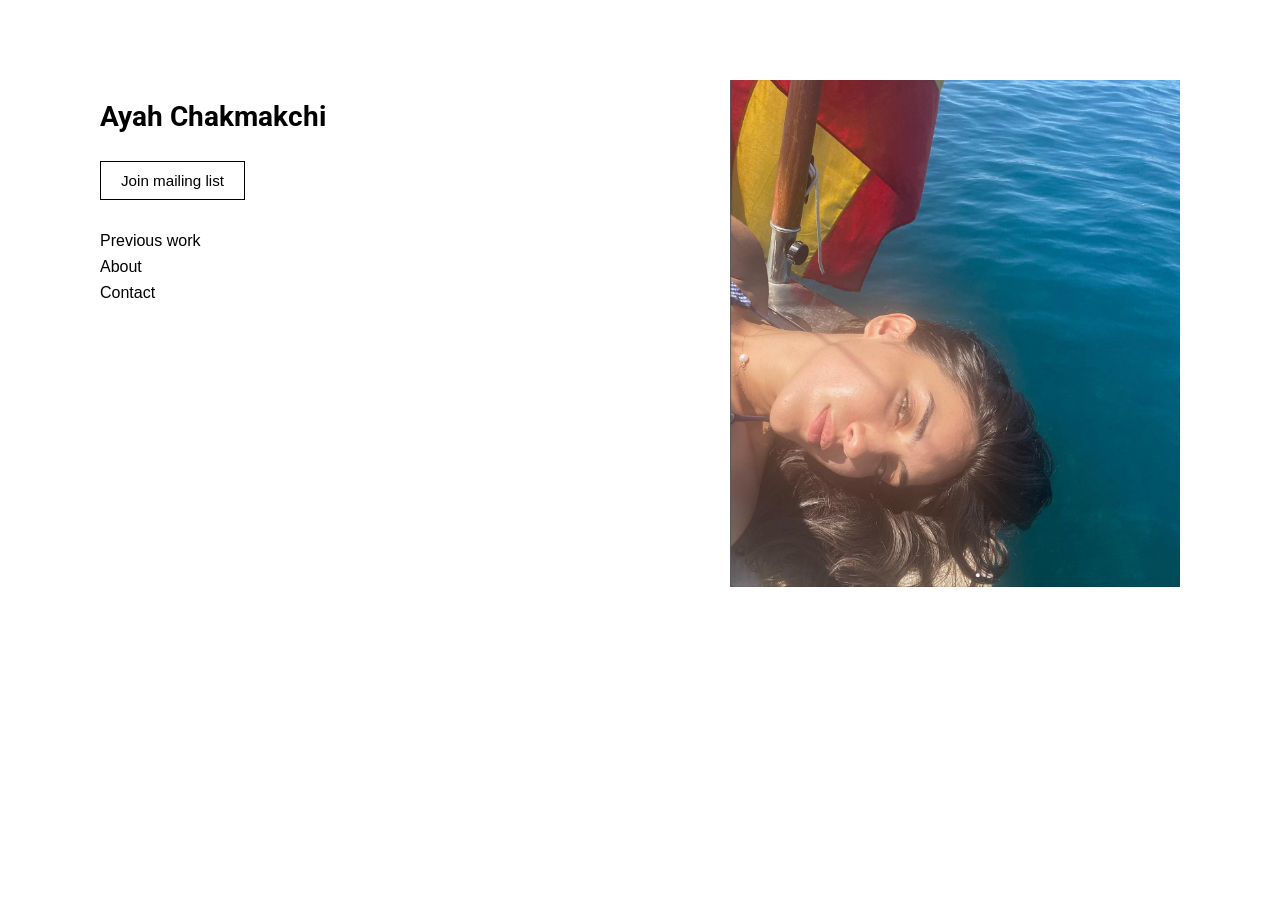
<file: index.html>
<!DOCTYPE html>
<html lang="en">
<head>
    <meta charset="UTF-8">
    <meta name="viewport" content="width=device-width, initial-scale=1.0">
    <title>Ayah Chakmakchi</title>
    <link rel="preconnect" href="https://fonts.googleapis.com">
    <link rel="preconnect" href="https://fonts.gstatic.com" crossorigin>
    <link href="https://fonts.googleapis.com/css2?family=Roboto:wght@400;700&display=swap" rel="stylesheet">
    <link rel="stylesheet" href="styles.css">
</head>
<body>
    <main class="landing">
        <div class="landing-left">
            <h1>Ayah Chakmakchi</h1>
            <a href="pages/mailing-list.html" class="btn-mailing-list">Join mailing list</a>
            <nav>
                <a href="pages/previous-work.html">Previous work</a>
                <a href="pages/about.html">About</a>
                <a href="pages/contact.html">Contact</a>
            </nav>
        </div>
        <div class="landing-right">
            <img src="images/hero-portrait.png" alt="Ayah Chakmakchi" class="hero-photo">
        </div>
    </main>
</body>
</html>
</file>
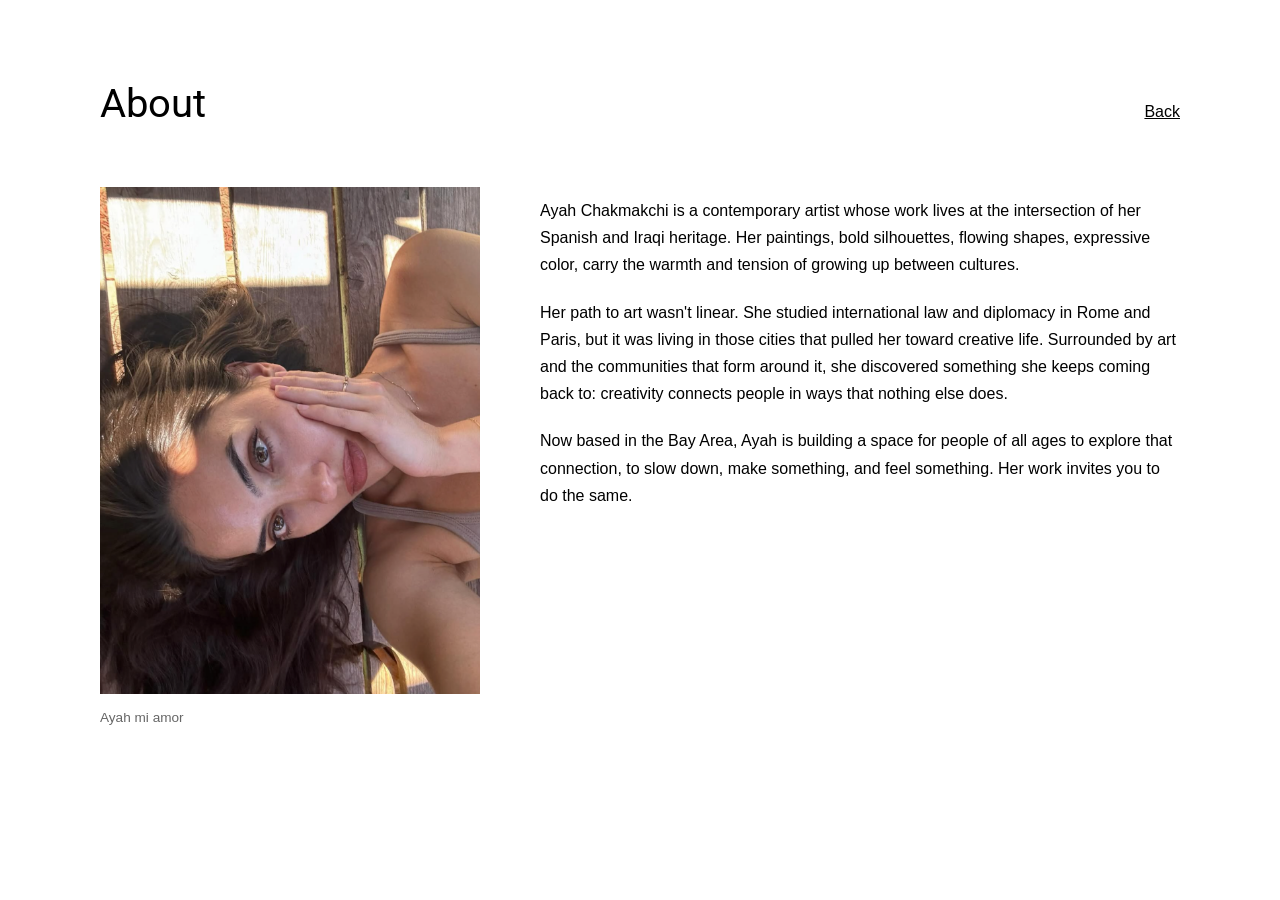
<file: pages/about.html>
<!DOCTYPE html>
<html lang="en">
<head>
    <meta charset="UTF-8">
    <meta name="viewport" content="width=device-width, initial-scale=1.0">
    <title>About — Ayah Chakmakchi</title>
    <link rel="preconnect" href="https://fonts.googleapis.com">
    <link rel="preconnect" href="https://fonts.gstatic.com" crossorigin>
    <link href="https://fonts.googleapis.com/css2?family=Roboto:wght@400;700&display=swap" rel="stylesheet">
    <link rel="stylesheet" href="../styles.css">
</head>
<body>
    <div class="page">
        <header class="page-header">
            <h1>About</h1>
            <a href="../index.html" class="back-link">Back</a>
        </header>

        <div class="about-content">
            <!-- ========================== ABOUT PHOTO ========================== -->
            <!-- Replace the div below with: <img src="../images/about-portrait.jpg" alt="Ayah Chakmakchi portrait" class="about-photo"> -->
            <img src="../images/about-portrait.png" alt="Ayah Chakmakchi portrait" class="about-photo">

            <div class="about-text">
                <p>Ayah Chakmakchi is a contemporary artist whose work lives at the intersection of her Spanish and Iraqi heritage. Her paintings, bold silhouettes, flowing shapes, expressive color, carry the warmth and tension of growing up between cultures.</p>
                <p>Her path to art wasn't linear. She studied international law and diplomacy in Rome and Paris, but it was living in those cities that pulled her toward creative life. Surrounded by art and the communities that form around it, she discovered something she keeps coming back to: creativity connects people in ways that nothing else does.</p>
                <p>Now based in the Bay Area, Ayah is building a space for people of all ages to explore that connection, to slow down, make something, and feel something. Her work invites you to do the same. </p>
            </div>
        </div>

        <p class="photo-credit">Ayah mi amor</p>
    </div>
</body>
</html>
</file>
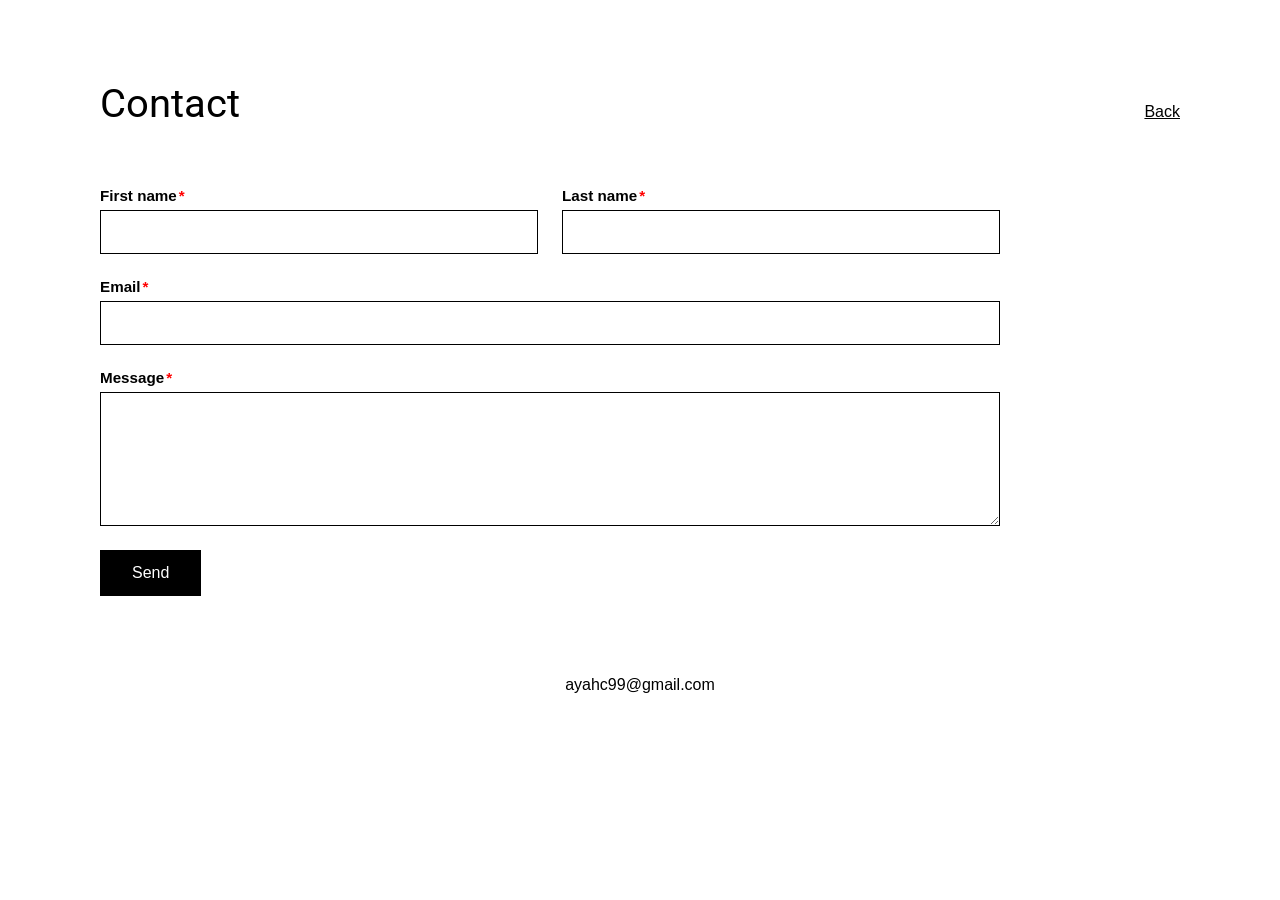
<file: pages/contact.html>
<!DOCTYPE html>
<html lang="en">
<head>
    <meta charset="UTF-8">
    <meta name="viewport" content="width=device-width, initial-scale=1.0">
    <title>Contact — Ayah Chakmakchi</title>
    <link rel="preconnect" href="https://fonts.googleapis.com">
    <link rel="preconnect" href="https://fonts.gstatic.com" crossorigin>
    <link href="https://fonts.googleapis.com/css2?family=Roboto:wght@400;700&display=swap" rel="stylesheet">
    <link rel="stylesheet" href="../styles.css">
</head>
<body>
    <div class="page">
        <header class="page-header">
            <h1>Contact</h1>
            <a href="../index.html" class="back-link">Back</a>
        </header>

        <form class="contact-form" action="#" method="POST">
            <div class="form-row">
                <div class="form-group">
                    <label for="first-name">First name<span class="required">*</span></label>
                    <input type="text" id="first-name" name="first-name" required>
                </div>
                <div class="form-group">
                    <label for="last-name">Last name<span class="required">*</span></label>
                    <input type="text" id="last-name" name="last-name" required>
                </div>
            </div>
            <div class="form-group">
                <label for="email">Email<span class="required">*</span></label>
                <input type="email" id="email" name="email" required>
            </div>
            <div class="form-group">
                <label for="message">Message<span class="required">*</span></label>
                <textarea id="message" name="message" rows="6" required></textarea>
            </div>
            <button type="submit" class="btn-send">Send</button>
        </form>

        <footer class="page-footer">
            <p>ayahc99@gmail.com</p>
        </footer>
    </div>
</body>
</html>
</file>
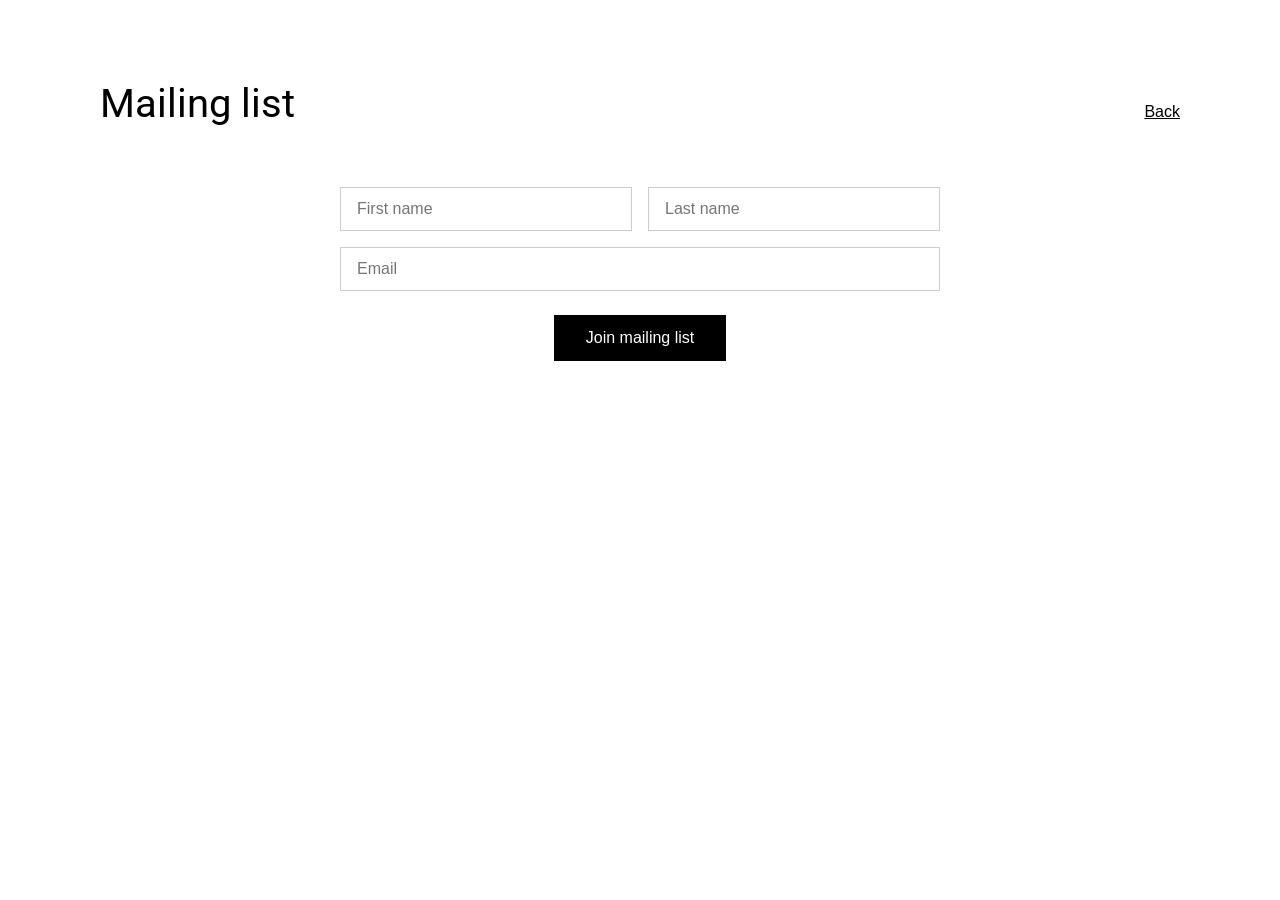
<file: pages/mailing-list.html>
<!DOCTYPE html>
<html lang="en">
<head>
    <meta charset="UTF-8">
    <meta name="viewport" content="width=device-width, initial-scale=1.0">
    <title>Mailing List — Ayah Chakmakchi</title>
    <link rel="preconnect" href="https://fonts.googleapis.com">
    <link rel="preconnect" href="https://fonts.gstatic.com" crossorigin>
    <link href="https://fonts.googleapis.com/css2?family=Roboto:wght@400;700&display=swap" rel="stylesheet">
    <link rel="stylesheet" href="../styles.css">
</head>
<body>
    <div class="page">
        <header class="page-header">
            <h1>Mailing list</h1>
            <a href="../index.html" class="back-link">Back</a>
        </header>

        <form class="mailing-form" action="#" method="POST">
            <div class="form-row">
                <input type="text" name="first-name" placeholder="First name" required>
                <input type="text" name="last-name" placeholder="Last name" required>
            </div>
            <input type="email" name="email" placeholder="Email" required>
            <button type="submit" class="btn-join">Join mailing list</button>
        </form>
    </div>
</body>
</html>
</file>
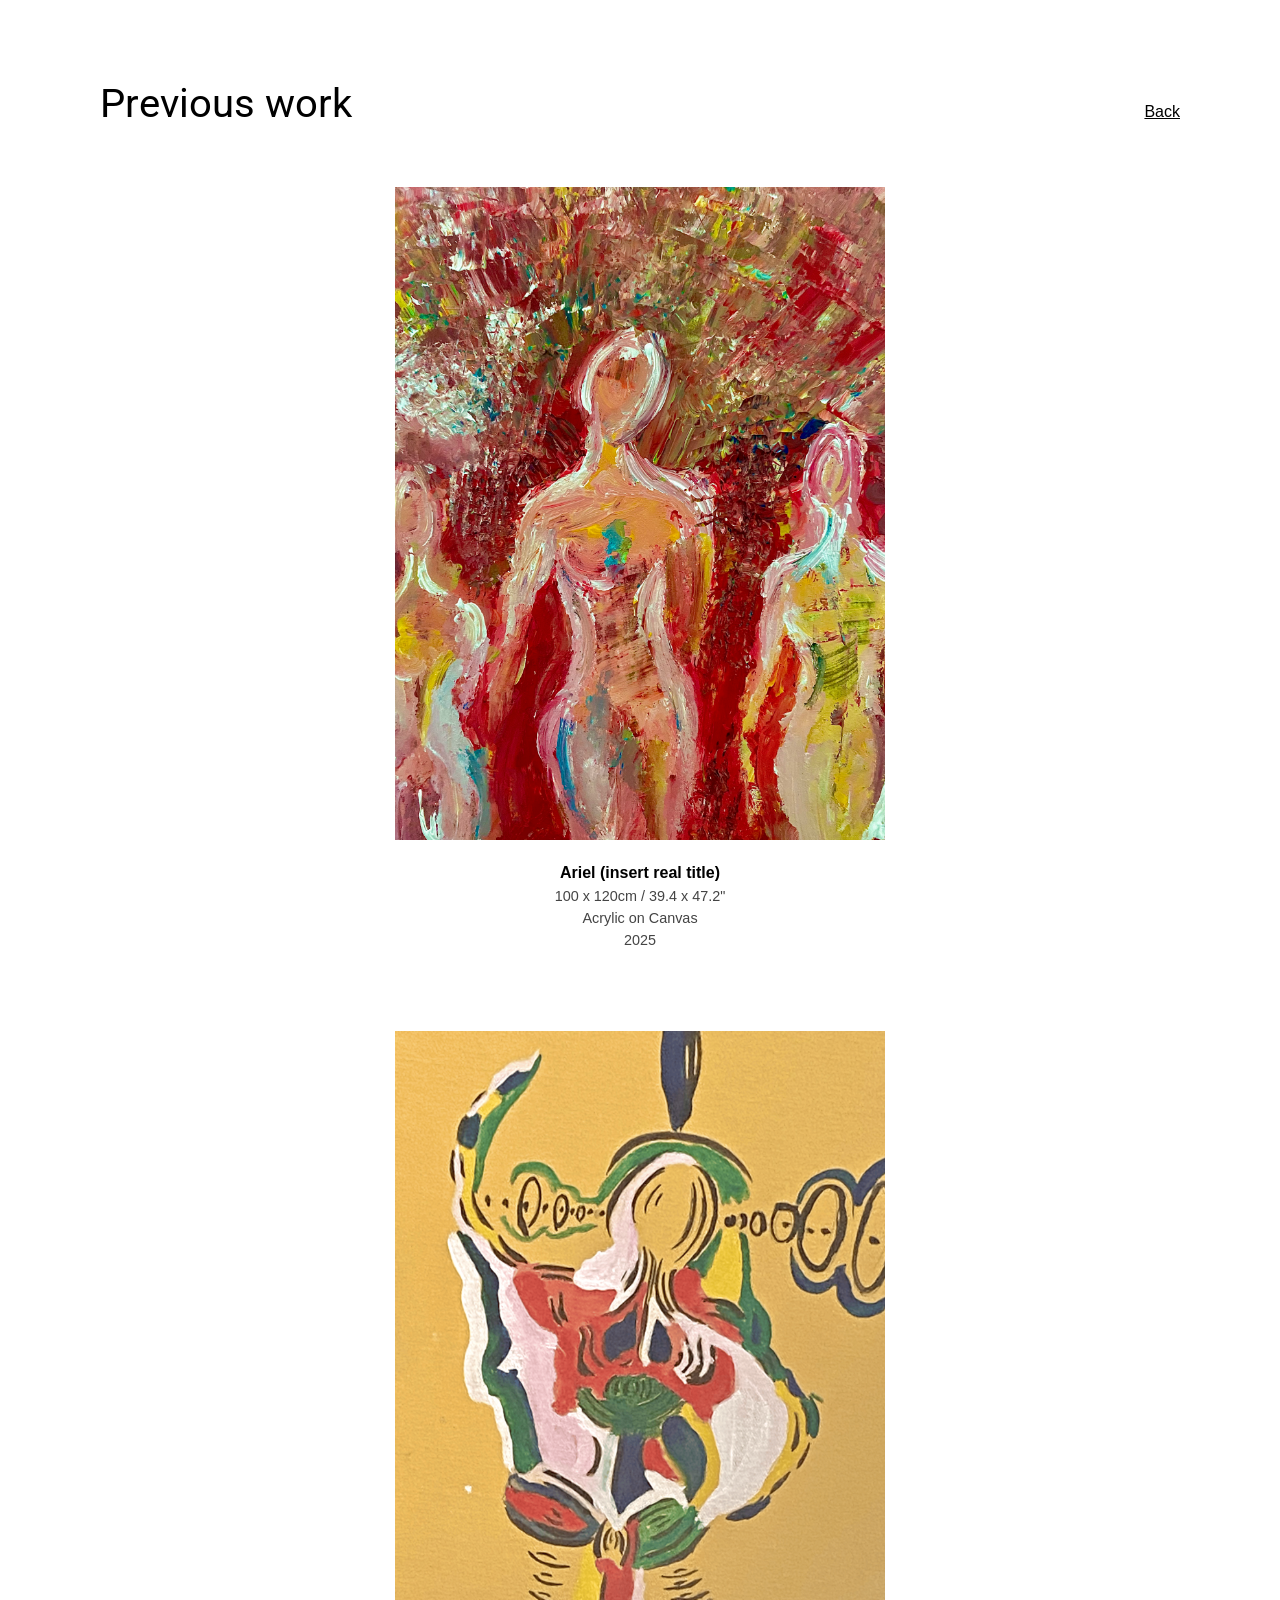
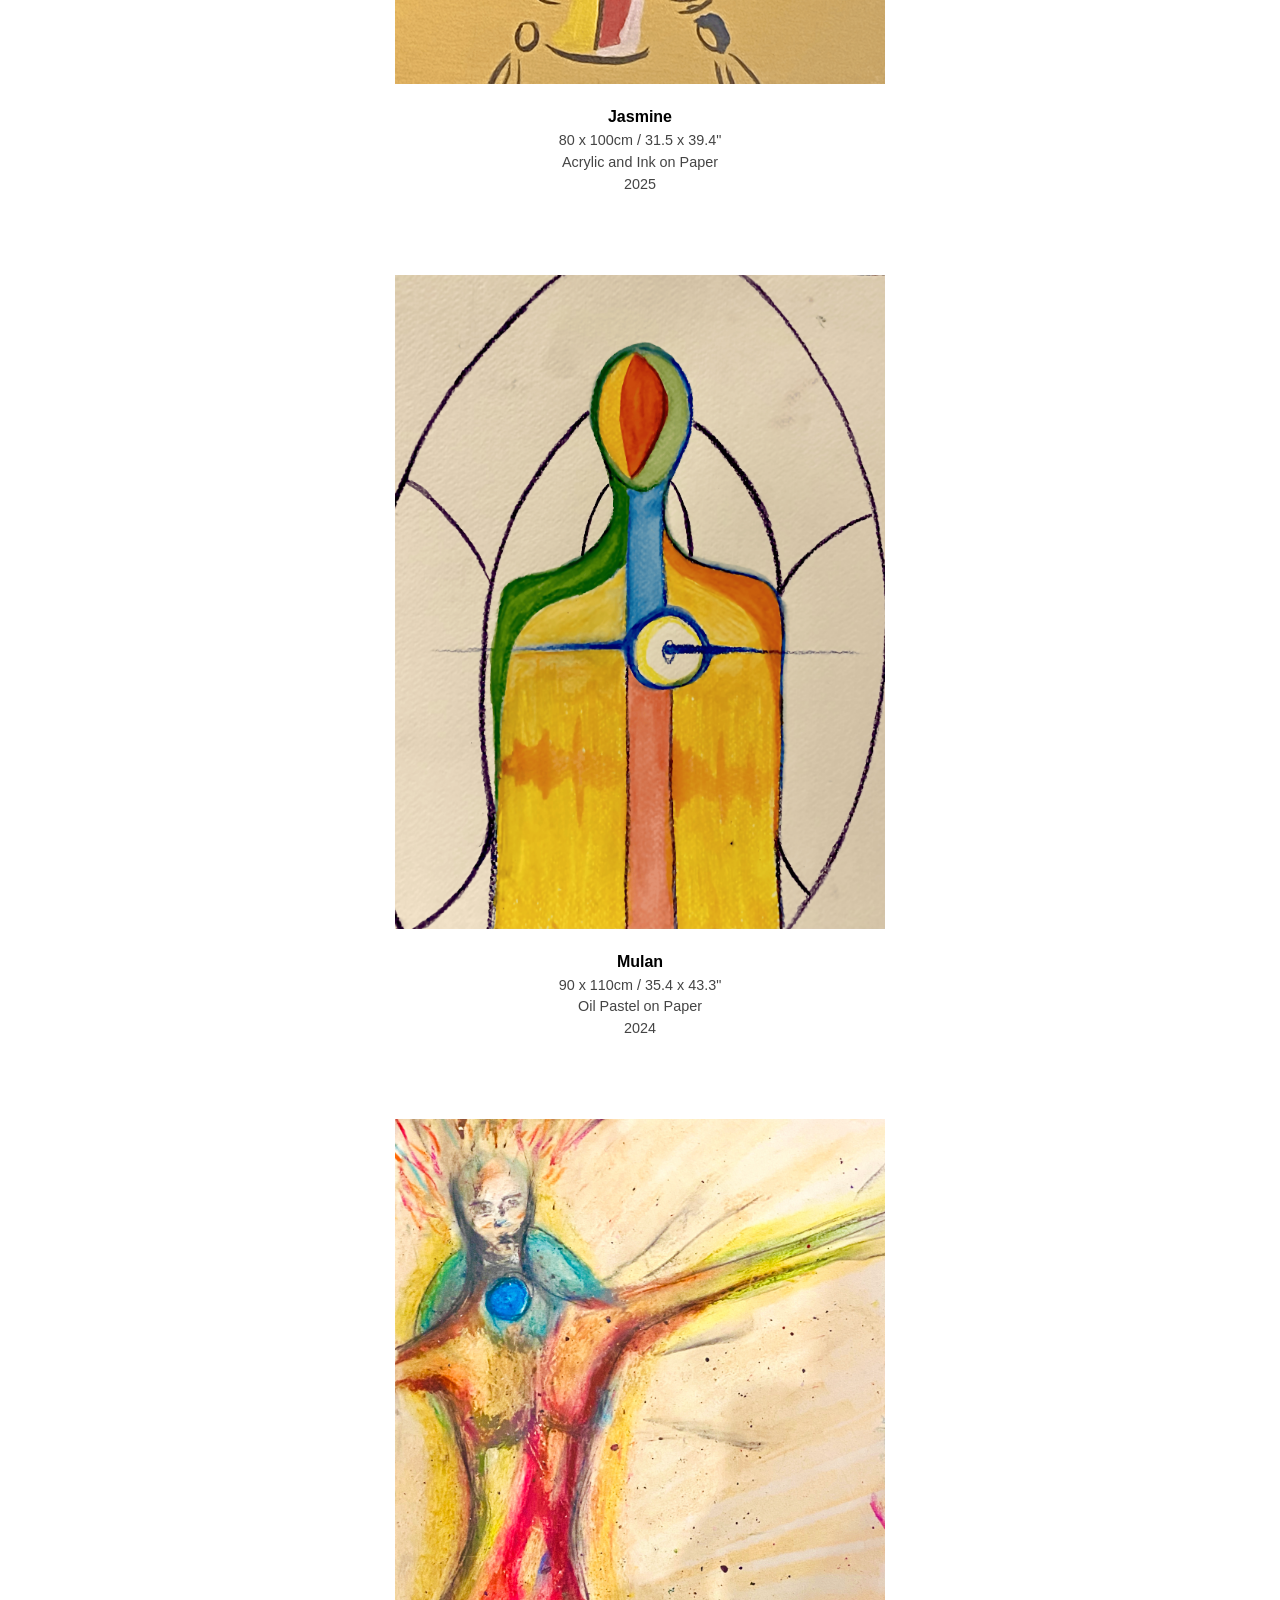
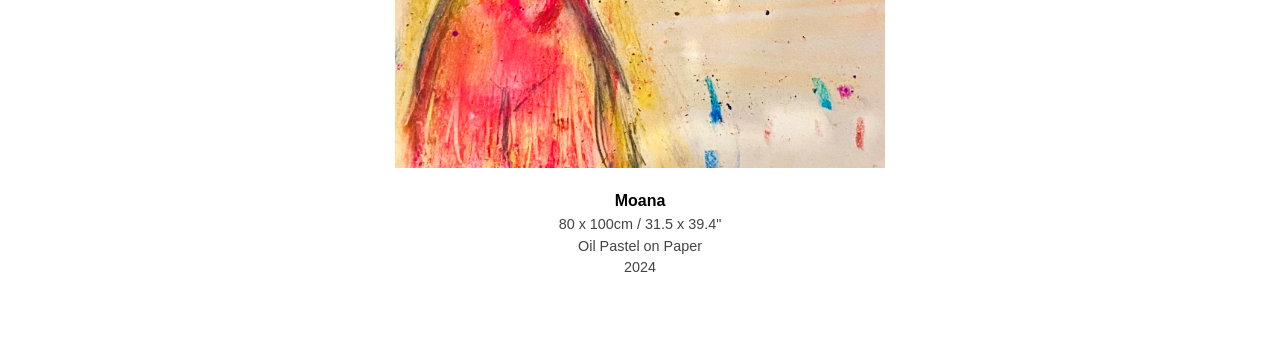
<file: pages/previous-work.html>
<!DOCTYPE html>
<html lang="en">
<head>
    <meta charset="UTF-8">
    <meta name="viewport" content="width=device-width, initial-scale=1.0">
    <title>Previous Work — Ayah Chakmakchi</title>
    <link rel="preconnect" href="https://fonts.googleapis.com">
    <link rel="preconnect" href="https://fonts.gstatic.com" crossorigin>
    <link href="https://fonts.googleapis.com/css2?family=Roboto:wght@400;700&display=swap" rel="stylesheet">
    <link rel="stylesheet" href="../styles.css">
</head>
<body>
    <div class="page">
        <header class="page-header">
            <h1>Previous work</h1>
            <a href="../index.html" class="back-link">Back</a>
        </header>

        <div class="gallery">

            <!-- ARTWORK 1 -->
            <div class="gallery-item">
                <img src="../images/artwork-1.png" alt="Artwork title" class="gallery-image">
                <div class="artwork-info">
                    <p class="artwork-title">Ariel (insert real title)</p>
                    <p class="artwork-details">100 x 120cm / 39.4 x 47.2"</p>
                    <p class="artwork-details">Acrylic on Canvas</p>
                    <p class="artwork-details">2025</p>
                </div>
            </div>
        
            <!-- ARTWORK 2 -->
            <div class="gallery-item">
                <img src="../images/artwork-2.png" alt="Artwork title" class="gallery-image">
                <div class="artwork-info">
                    <p class="artwork-title">Jasmine</p>
                    <p class="artwork-details">80 x 100cm / 31.5 x 39.4"</p>
                    <p class="artwork-details">Acrylic and Ink on Paper</p>
                    <p class="artwork-details">2025</p>
                </div>
            </div>
        
            <!-- ARTWORK 3 -->
            <div class="gallery-item">
                <img src="../images/artwork-3.png" alt="Artwork title" class="gallery-image">
                <div class="artwork-info">
                    <p class="artwork-title">Mulan</p>
                    <p class="artwork-details">90 x 110cm / 35.4 x 43.3"</p>
                    <p class="artwork-details">Oil Pastel on Paper</p>
                    <p class="artwork-details">2024</p>
                </div>
            </div>
        
            <!-- ARTWORK 4 -->
            <div class="gallery-item">
                <img src="../images/artwork-4.png" alt="Artwork title" class="gallery-image">
                <div class="artwork-info">
                    <p class="artwork-title">Moana</p>
                    <p class="artwork-details">80 x 100cm / 31.5 x 39.4"</p>
                    <p class="artwork-details">Oil Pastel on Paper</p>
                    <p class="artwork-details">2024</p>
                </div>
            </div>
        
        </div>
    </div>
</body>
</html>
</file>
<file: styles.css>
* {
    margin: 0;
    padding: 0;
    box-sizing: border-box;
}

body {
    font-family: "Helvetica Neue", Helvetica, Arial, sans-serif;
    color: #000;
    background: #fff;
}

.landing {
    display: flex;
    justify-content: space-between;
    align-items: flex-start;
    max-width: 1200px;
    margin: 0 auto;
    padding: 80px 60px;
    min-height: 100vh;
}

.landing-left {
    display: flex;
    flex-direction: column;
    gap: 16px;
    padding-top: 20px;
}

.landing-left h1 {
    font-size: 1.75rem;
    font-weight: 700;
    margin-bottom: 12px;
}

.page-header h1,
.landing-left h1 {
    font-family: "Roboto", sans-serif;
}

.btn-mailing-list {
    display: inline-block;
    padding: 10px 20px;
    border: 1px solid #000;
    color: #000;
    text-decoration: none;
    font-size: 0.95rem;
    width: fit-content;
    margin-bottom: 16px;
}

.btn-mailing-list:hover {
    border-color: #000;
}

nav {
    display: flex;
    flex-direction: column;
    gap: 8px;
}

nav a {
    color: #000;
    text-decoration: none;
    font-size: 1rem;
}

nav a:hover {
    text-decoration: none;
}

.landing-right {
    flex-shrink: 0;
}

/* IMAGE: hero portrait on landing page — replace .image-placeholder.hero-photo div */
.hero-photo {
    width: 450px;
    height: auto;
}

/* ==========================================================================
   IMAGE PLACEHOLDERS
   Every grey box uses this class. Each one has a data-image attribute
   so you can find them easily. To swap in a real image:
   1. Put your images in an "images/" folder
   2. Replace <div class="image-placeholder ..." data-image="..."></div>
      with <img src="../images/your-file.jpg" alt="description" class="...">
   ========================================================================== */
.image-placeholder {
    background-color: #d3d3d3;
    display: flex;
    align-items: center;
    justify-content: center;
}

.image-placeholder::after {
    content: attr(data-image);
    color: #999;
    font-size: 0.85rem;
    text-transform: uppercase;
    letter-spacing: 0.05em;
}

/* ==========================================================================
   SHARED PAGE LAYOUT (all inner pages)
   ========================================================================== */
.page {
    max-width: 1200px;
    margin: 0 auto;
    padding: 80px 60px;
}

.page-header {
    display: flex;
    justify-content: space-between;
    align-items: baseline;
    margin-bottom: 60px;
}

.page-header h1 {
    font-size: 2.5rem;
    font-weight: 400;
    font-family: "Roboto", sans-serif;
}

.back-link {
    color: #000;
    text-decoration: underline;
    font-size: 1rem;
}

/* ==========================================================================
   PREVIOUS WORK PAGE — Gallery
   ========================================================================== */
.gallery {
    display: flex;
    flex-direction: column;
    align-items: center;
    gap: 80px;
}

.gallery-item {
    text-align: center;
    max-width: 700px;
    width: 100%;
}

/* IMAGE: artwork images — replace each .image-placeholder.gallery-image div */
.gallery-image {
    width: 70%;
    height: auto;
}

.gallery-image img {
    width: 70%;
    height: auto;
    display: block;
}

.artwork-info {
    margin-top: 20px;
}

.artwork-title {
    font-weight: 700;
    font-size: 1rem;
    margin-bottom: 4px;
}

.artwork-details {
    font-size: 0.9rem;
    color: #444;
    line-height: 1.5;
}

/* ==========================================================================
   ABOUT PAGE
   ========================================================================== */
.about-content {
    display: flex;
    gap: 60px;
    align-items: flex-start;
}

/* IMAGE: about portrait — replace .image-placeholder.about-photo div */
.about-photo {
    width: 380px;
    min-width: 380px;
    aspect-ratio: 3 / 4;
}

.about-text {
    display: flex;
    flex-direction: column;
    gap: 20px;
    font-size: 1rem;
    line-height: 1.7;
    padding-top: 10px;
}

.photo-credit {
    margin-top: 16px;
    font-size: 0.85rem;
    color: #666;
}

/* ==========================================================================
   CONTACT PAGE
   ========================================================================== */
.contact-form {
    max-width: 900px;
    display: flex;
    flex-direction: column;
    gap: 24px;
}

.form-row {
    display: flex;
    gap: 24px;
}

.form-row > * {
    flex: 1;
}

.form-group {
    display: flex;
    flex-direction: column;
    gap: 6px;
}

.form-group label {
    font-size: 0.95rem;
    font-weight: 600;
}

.required {
    color: red;
    margin-left: 2px;
}

.form-group input,
.form-group textarea {
    border: 1px solid #000;
    padding: 12px;
    font-size: 1rem;
    font-family: inherit;
    resize: vertical;
}

.btn-send {
    background: #000;
    color: #fff;
    border: none;
    padding: 14px 32px;
    font-size: 1rem;
    cursor: pointer;
    width: fit-content;
}

.btn-send:hover {
    opacity: 0.85;
}

.page-footer {
    text-align: center;
    margin-top: 80px;
    font-size: 1rem;
}

/* ==========================================================================
   MAILING LIST PAGE
   ========================================================================== */
.mailing-form {
    max-width: 600px;
    margin: 60px auto 0;
    display: flex;
    flex-direction: column;
    gap: 16px;
    align-items: center;
}

.mailing-form .form-row {
    width: 100%;
    display: flex;
    gap: 16px;
}

.mailing-form input {
    flex: 1;
    border: 1px solid #ccc;
    padding: 12px 16px;
    font-size: 1rem;
    font-family: inherit;
    width: 100%;
}

.btn-join {
    background: #000;
    color: #fff;
    border: none;
    padding: 14px 32px;
    font-size: 1rem;
    cursor: pointer;
    margin-top: 8px;
}

.btn-join:hover {
    opacity: 0.85;
}

/* ==========================================================================
   RESPONSIVE
   ========================================================================== */
@media (max-width: 768px) {
    .landing {
        flex-direction: column;
        padding: 40px 24px;
        gap: 40px;
    }

    .hero-photo {
        width: 100%;
        height: 400px;
    }

    .page {
        padding: 40px 24px;
    }

    .about-content {
        flex-direction: column;
        gap: 30px;
    }

    .about-photo {
        width: 100%;
        min-width: unset;
    }

    .form-row {
        flex-direction: column;
        gap: 16px;
    }

    .mailing-form .form-row {
        flex-direction: column;
    }
}
</file>
